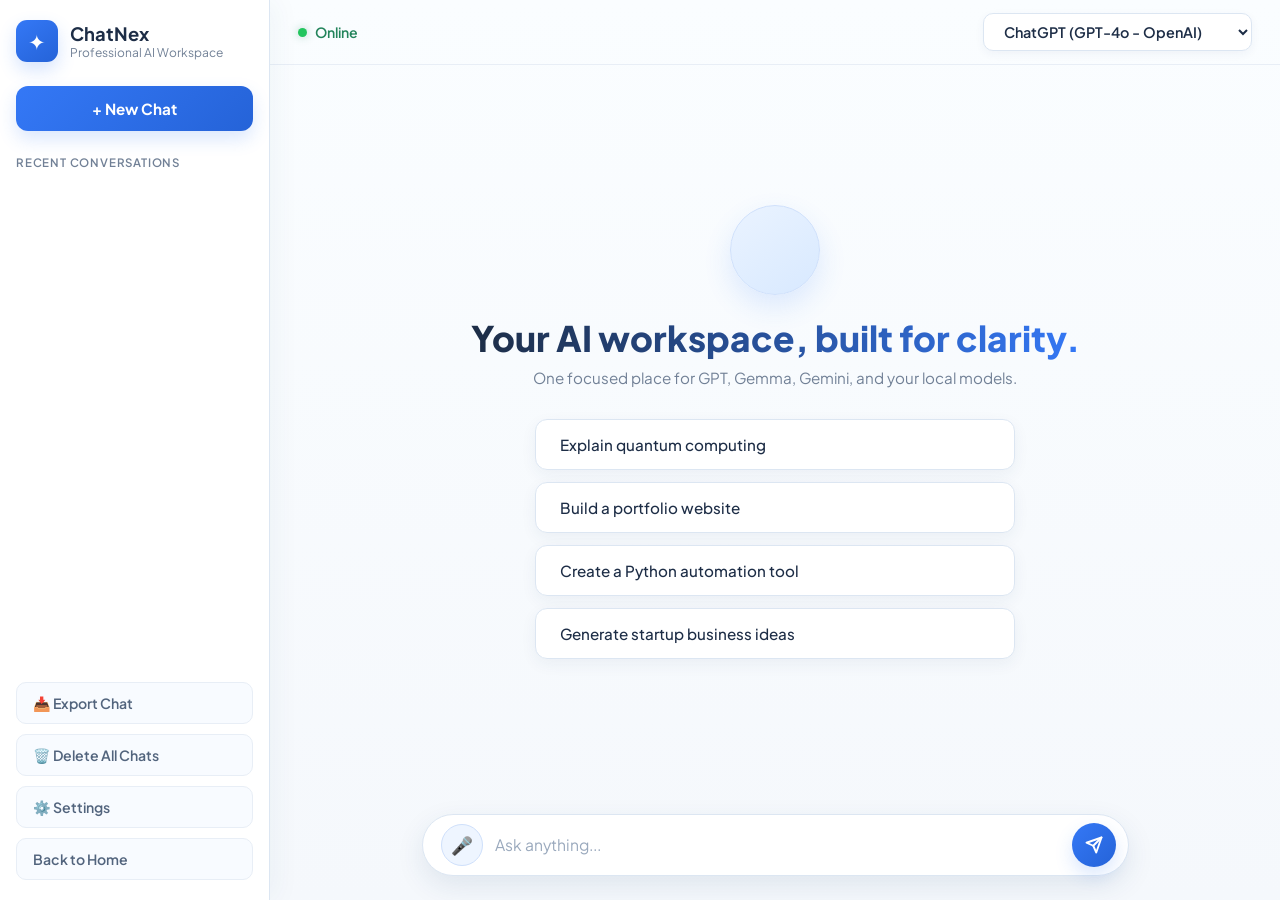
<file: web/index.html>
<!DOCTYPE html>
<html lang="en">
<head>
    <meta charset="UTF-8">
    <meta name="viewport" content="width=device-width, initial-scale=1.0">
    <title>ChatNex | Multi-model workspace</title>
    <link rel="preconnect" href="https://fonts.googleapis.com">
    <link rel="preconnect" href="https://fonts.gstatic.com" crossorigin>
    <link href="https://fonts.googleapis.com/css2?family=Plus+Jakarta+Sans:wght@300;400;500;600;700;800&family=Fira+Code:wght@400;500&display=swap" rel="stylesheet">
    <link rel="stylesheet" href="/static/css/style.css">
</head>
<body data-shared-preview="false" data-shared-authenticated="false">

    <!-- Particle Constellation Background Canvas -->
    <canvas id="particlesCanvas"></canvas>

    <div class="app-layout">
        <!-- Left Sidebar Navigation -->
        <aside class="sidebar">
            <div class="sidebar-header">
                <div class="brand-icon">✦</div>
                <div class="brand-info">
                    <h2>ChatNex</h2>
                    <p>Professional AI Workspace</p>
                </div>
            </div>

            <button class="new-chat-btn" id="newChatBtn">
                <span>+ New Chat</span>
            </button>

            <div class="chat-history-container">
                <div class="chat-history-title">Recent Conversations</div>
                <div id="chatHistoryList">
                    <!-- Dynamic chat history items -->
                </div>
            </div>

            <div class="sidebar-footer">
                <button class="sidebar-btn" id="exportBtn">
                    <span>📥 Export Chat</span>
                </button>
                <button class="sidebar-btn" id="clearBtn">
                    <span>🗑️ Delete All Chats</span>
                </button>
                <button class="sidebar-btn" id="settingsBtn">
                    <span>⚙️ Settings</span>
                </button>
                <button class="sidebar-btn" id="backHomeBtn">
                    <span>Back to Home</span>
                </button>
            </div>
        </aside>

        <!-- Main Content Area -->
        <main class="main-content">
            <!-- Top Header Bar -->
            <header class="top-bar">
                <div class="status-badge">
                    <span class="status-dot"></span>
                    <span>Online</span>
                </div>

                <select class="model-dropdown" id="modelSelect">
                    <option value="gpt" selected>ChatGPT (GPT-4o - OpenAI)</option>
                    <option value="gemma">Gemma 3.5 Sonnet (Anthropic)</option>
                    <option value="gemini">Gemini 1.5 Pro (Google)</option>
                </select>
            </header>

            <!-- Hero Home View -->
            <div class="hero-container" id="heroView">
                <div class="robot-avatar"></div>
                <h1 class="hero-title">Your AI workspace, built for clarity.</h1>
                <p class="hero-subtitle">One focused place for GPT, Gemma, Gemini, and your local models.</p>

                <div class="suggestion-stack">
                    <div class="suggestion-card" onclick="selectPrompt('Explain quantum computing')">
                         Explain quantum computing
                    </div>
                    <div class="suggestion-card" onclick="selectPrompt('Build a portfolio website')">
                         Build a portfolio website
                    </div>
                    <div class="suggestion-card" onclick="selectPrompt('Create a Python automation tool')">
                         Create a Python automation tool
                    </div>
                    <div class="suggestion-card" onclick="selectPrompt('Generate startup business ideas')">
                         Generate startup business ideas
                    </div>
                </div>
            </div>

            <!-- Active Chat Conversation Stream -->
            <div class="messages-container" id="messagesView">
                <!-- Dynamic user & AI messages appended here -->
            </div>

            <!-- Floating Bottom Input Bar -->
            <div class="input-wrapper">
                <div class="input-pill">
                    <button class="mic-btn" id="micBtn" title="Voice Input">
                        🎤
                    </button>
                    <textarea class="prompt-textarea" id="userInput" placeholder="Ask anything..." rows="1"></textarea>
                    <button class="send-btn-circle" id="sendBtn" title="Send Message">
                        <svg width="18" height="18" viewBox="0 0 24 24" fill="none" stroke="currentColor" stroke-width="2.5" stroke-linecap="round" stroke-linejoin="round">
                            <line x1="22" y1="2" x2="11" y2="13"></line>
                            <polygon points="22 2 15 22 11 13 2 9 22 2"></polygon>
                        </svg>
                    </button>
                </div>
                <button class="continue-conversation-btn" id="continueConversationBtn" type="button">Continue conversation</button>
            </div>
        </main>
    </div>

    <!-- Settings Modal -->
    <div class="modal-overlay" id="settingsModal">
        <div class="modal-card">
            <div class="modal-header">
                <h3>⚙️ AI Agent Settings</h3>
                <button class="close-btn" id="closeModal">&times;</button>
            </div>
            <div class="modal-group">
                <label for="tempSlider">Temperature Control: <span id="tempValDisplay" style="color: var(--primary-cyan); font-weight:700;">0.7</span></label>
                <input type="range" id="tempSlider" min="0.0" max="1.0" step="0.1" value="0.7">
                <p style="font-size: 0.78rem; color: var(--text-muted); margin-top: 4px;">Lower values (0.0 - 0.3) produce precise, focused output. Higher values (0.7 - 1.0) encourage creativity.</p>
            </div>
            <div class="modal-group">
                <label for="systemPromptInput">System Instruction Prompt</label>
                <input type="text" id="systemPromptInput" value="You are a helpful AI assistant.">
            </div>

            <div style="border-top: 1px solid var(--border-subtle); margin: 16px 0; padding-top: 14px;">
                <h4 style="color: var(--primary-cyan); font-size: 0.9rem; margin-bottom: 12px;">🔐 Live API Keys (Optional)</h4>
                <div class="modal-group">
                    <label for="openaiKeyInput">OpenAI API Key (ChatGPT GPT-4o)</label>
                    <input type="password" id="openaiKeyInput" placeholder="sk-proj-..." autocomplete="off">
                </div>
                <div class="modal-group">
                    <label for="anthropicKeyInput">Anthropic API Key (Gemma )</label>
                    <input type="password" id="anthropicKeyInput" placeholder="sk-ant-..." autocomplete="off">
                </div>
                <div class="modal-group">
                    <label for="geminiKeyInput">Google Gemini API Key (Gemini 1.5 Pro)</label>
                    <input type="password" id="geminiKeyInput" placeholder="AIzaSy..." autocomplete="off">
                </div>
            </div>

            <button class="sidebar-btn" id="saveSettings" style="background: var(--user-bubble-bg); color: white; justify-content: center; margin-top: 16px;">
                Save Settings
            </button>
        </div>
    </div>

    <script src="/static/js/app.js"></script>
</body>
</html>
</file>
<file: static/css/style.css>
:root {
    --bg-dark: #050813;
    --sidebar-bg: #070d1d;
    --card-bg: rgba(13, 23, 42, 0.75);
    --card-hover: rgba(0, 194, 255, 0.12);
    --border-color: rgba(0, 194, 255, 0.2);
    --border-subtle: rgba(255, 255, 255, 0.07);
    
    --primary-cyan: #00d2ff;
    --primary-blue: #0072ff;
    --accent-glow: rgba(0, 210, 255, 0.4);
    
    --text-white: #ffffff;
    --text-heading: #e2f1ff;
    --text-muted: #7e9bbd;
    
    --user-bubble-bg: linear-gradient(135deg, #0072ff 0%, #00d2ff 100%);
    --ai-bubble-bg: rgba(15, 25, 46, 0.9);
}

* {
    box-sizing: border-box;
    margin: 0;
    padding: 0;
    font-family: 'Plus Jakarta Sans', -apple-system, BlinkMacSystemFont, "Segoe UI", Roboto, sans-serif;
}

body {
    background-color: var(--bg-dark);
    color: var(--text-white);
    height: 100vh;
    width: 100vw;
    overflow: hidden;
    display: flex;
}

/* Background Particle Canvas */
#particlesCanvas {
    position: absolute;
    top: 0;
    left: 0;
    width: 100%;
    height: 100%;
    z-index: 1;
    pointer-events: none;
}

.app-layout {
    display: flex;
    width: 100%;
    height: 100vh;
    z-index: 2;
    position: relative;
}

/* ==================== LEFT SIDEBAR ==================== */
.sidebar {
    width: 270px;
    height: 100%;
    background-color: var(--sidebar-bg);
    border-right: 1px solid var(--border-color);
    display: flex;
    flex-direction: column;
    padding: 20px 16px;
    z-index: 10;
}

.sidebar-header {
    display: flex;
    align-items: center;
    gap: 12px;
    margin-bottom: 24px;
}

.brand-icon {
    width: 44px;
    height: 44px;
    background: radial-gradient(circle, var(--primary-cyan) 0%, var(--primary-blue) 100%);
    border-radius: 50%;
    display: flex;
    align-items: center;
    justify-content: center;
    font-size: 1.3rem;
    box-shadow: 0 0 20px var(--accent-glow);
}

.brand-icon { color: #fff; }

.brand-info h2 {
    font-size: 1.15rem;
    font-weight: 700;
    color: var(--text-white);
}

.brand-info p {
    font-size: 0.75rem;
    color: var(--text-muted);
}

.new-chat-btn {
    width: 100%;
    padding: 13px;
    background: linear-gradient(90deg, var(--primary-cyan) 0%, var(--primary-blue) 100%);
    color: #ffffff;
    border: none;
    border-radius: 12px;
    font-weight: 700;
    font-size: 0.95rem;
    cursor: pointer;
    display: flex;
    align-items: center;
    justify-content: center;
    gap: 8px;
    box-shadow: 0 4px 20px rgba(0, 210, 255, 0.35);
    transition: all 0.25s ease;
    margin-bottom: 24px;
}

.new-chat-btn:hover {
    transform: translateY(-2px);
    box-shadow: 0 6px 25px rgba(0, 210, 255, 0.5);
}

.chat-history-container {
    flex: 1;
    overflow-y: auto;
    display: flex;
    flex-direction: column;
    gap: 8px;
}

.chat-history-title {
    font-size: 0.72rem;
    font-weight: 600;
    color: var(--text-muted);
    text-transform: uppercase;
    letter-spacing: 0.8px;
    margin-bottom: 6px;
}

.chat-item-wrapper {
    position: relative;
    display: flex;
    align-items: center;
    justify-content: space-between;
    padding: 8px 12px;
    border-radius: 8px;
    background: rgba(255, 255, 255, 0.03);
    border: 1px solid transparent;
    cursor: pointer;
    transition: all 0.2s;
}

.chat-item-wrapper:hover, .chat-item-wrapper.active {
    background: var(--card-hover);
    border-color: var(--border-color);
}

.chat-item-title {
    flex: 1;
    font-size: 0.88rem;
    color: var(--text-heading);
    white-space: nowrap;
    overflow: hidden;
    text-overflow: ellipsis;
}

.chat-item-wrapper.active .chat-item-title {
    color: var(--primary-cyan);
    font-weight: 600;
}

.chat-item-dots {
    width: 24px;
    height: 24px;
    display: flex;
    align-items: center;
    justify-content: center;
    border-radius: 4px;
    color: var(--text-muted);
    font-size: 1.1rem;
    font-weight: bold;
    cursor: pointer;
    opacity: 0.5;
    transition: all 0.2s;
}

.chat-item-wrapper:hover .chat-item-dots, .chat-item-dots:hover {
    opacity: 1;
    color: var(--primary-cyan);
    background: rgba(0, 194, 255, 0.15);
}

.chat-dropdown-menu {
    position: absolute;
    right: 10px;
    top: 36px;
    background: #091224;
    border: 1px solid var(--border-color);
    border-radius: 10px;
    padding: 6px;
    display: none;
    flex-direction: column;
    gap: 4px;
    z-index: 50;
    box-shadow: 0 10px 25px rgba(0, 0, 0, 0.7);
    min-width: 140px;
}

.chat-dropdown-menu.show {
    display: flex;
    animation: fadeIn 0.15s ease;
}

.dropdown-option {
    padding: 8px 12px;
    border-radius: 6px;
    font-size: 0.8rem;
    font-weight: 600;
    color: var(--text-heading);
    cursor: pointer;
    display: flex;
    align-items: center;
    gap: 8px;
    transition: background 0.2s;
}

.dropdown-option:hover {
    background: rgba(0, 194, 255, 0.15);
    color: var(--primary-cyan);
}

.dropdown-option.delete-opt:hover {
    background: rgba(239, 68, 68, 0.2);
    color: #ef4444;
}

/* Toast Notification */
.toast-msg {
    position: fixed;
    bottom: 30px;
    right: 30px;
    background: linear-gradient(135deg, #00d2ff 0%, #0072ff 100%);
    color: white;
    padding: 12px 20px;
    border-radius: 12px;
    font-weight: 600;
    font-size: 0.9rem;
    box-shadow: 0 10px 30px rgba(0, 0, 0, 0.5);
    z-index: 1000;
    animation: slideInUp 0.3s ease;
}

@keyframes slideInUp {
    from { opacity: 0; transform: translateY(20px); }
    to { opacity: 1; transform: translateY(0); }
}

.sidebar-footer {
    display: flex;
    flex-direction: column;
    gap: 10px;
    margin-top: 16px;
}

.sidebar-btn {
    width: 100%;
    padding: 11px 16px;
    background: rgba(255, 255, 255, 0.04);
    border: 1px solid var(--border-subtle);
    border-radius: 10px;
    color: var(--text-heading);
    font-size: 0.88rem;
    font-weight: 600;
    cursor: pointer;
    display: flex;
    align-items: center;
    gap: 10px;
    transition: all 0.2s;
}

.sidebar-btn:hover {
    background: rgba(0, 194, 255, 0.1);
    border-color: var(--border-color);
    color: var(--primary-cyan);
}

/* ==================== MAIN CONTENT AREA ==================== */
.main-content {
    flex: 1;
    height: 100%;
    display: flex;
    flex-direction: column;
    position: relative;
    background: radial-gradient(circle at 50% 30%, rgba(0, 114, 255, 0.08) 0%, transparent 70%);
}

/* Top Header Bar */
.top-bar {
    height: 65px;
    padding: 0 28px;
    display: flex;
    align-items: center;
    justify-content: space-between;
    border-bottom: 1px solid rgba(255, 255, 255, 0.05);
}

.status-badge {
    display: flex;
    align-items: center;
    gap: 8px;
    font-size: 0.88rem;
    font-weight: 600;
    color: #4ade80;
}

.status-dot {
    width: 9px;
    height: 9px;
    background-color: #22c55e;
    border-radius: 50%;
    box-shadow: 0 0 10px #22c55e;
}

.model-dropdown {
    background: rgba(13, 23, 42, 0.85);
    color: var(--text-white);
    border: 1px solid var(--border-color);
    padding: 8px 16px;
    border-radius: 10px;
    font-size: 0.9rem;
    font-weight: 600;
    outline: none;
    cursor: pointer;
    backdrop-filter: blur(10px);
}

.model-dropdown option {
    background: #091122;
    color: var(--text-white);
}

/* Hero Center Screen (Home State) */
.hero-container {
    flex: 1;
    display: flex;
    flex-direction: column;
    align-items: center;
    justify-content: center;
    padding: 20px;
    text-align: center;
    overflow-y: auto;
}

.robot-avatar {
    width: 90px;
    height: 90px;
    background: radial-gradient(circle, #00d2ff 0%, #0072ff 100%);
    border-radius: 50%;
    display: flex;
    align-items: center;
    justify-content: center;
    font-size: 3rem;
    margin-bottom: 20px;
    box-shadow: 0 0 45px rgba(0, 210, 255, 0.6);
    border: 2px solid rgba(255, 255, 255, 0.3);
}

.hero-title {
    font-size: 2.2rem;
    font-weight: 800;
    background: linear-gradient(90deg, #00d2ff 0%, #ffffff 50%, #0072ff 100%);
    -webkit-background-clip: text;
    -webkit-text-fill-color: transparent;
    margin-bottom: 8px;
}

.hero-subtitle {
    font-size: 0.95rem;
    color: var(--text-muted);
    margin-bottom: 32px;
}

.suggestion-stack {
    display: flex;
    flex-direction: column;
    gap: 12px;
    width: 100%;
    max-width: 480px;
}

.suggestion-card {
    background: var(--card-bg);
    border: 1px solid var(--border-color);
    padding: 15px 24px;
    border-radius: 16px;
    font-size: 0.95rem;
    font-weight: 500;
    color: var(--text-heading);
    cursor: pointer;
    backdrop-filter: blur(12px);
    transition: all 0.25s ease;
    text-align: center;
    box-shadow: 0 4px 15px rgba(0, 0, 0, 0.3);
}

.suggestion-card:hover {
    background: var(--card-hover);
    border-color: var(--primary-cyan);
    transform: translateY(-2px);
    color: var(--primary-cyan);
    box-shadow: 0 6px 20px rgba(0, 210, 255, 0.25);
}

/* Chat Messages View (Active Stream State) */
.messages-container {
    flex: 1;
    padding: 24px 15%;
    overflow-y: auto;
    display: flex;
    flex-direction: column;
    gap: 20px;
    display: none; /* Toggle via JS */
}

.msg-row {
    display: flex;
    flex-direction: column;
    max-width: 85%;
    animation: fadeIn 0.3s ease;
}

@keyframes fadeIn {
    from { opacity: 0; transform: translateY(10px); }
    to { opacity: 1; transform: translateY(0); }
}

.msg-row.user-msg {
    align-self: flex-end;
    align-items: flex-end;
}

.msg-row.ai-msg {
    align-self: flex-start;
    align-items: flex-start;
}

.msg-header {
    font-size: 0.75rem;
    font-weight: 600;
    color: var(--text-muted);
    margin-bottom: 6px;
    display: flex;
    align-items: center;
    gap: 6px;
}

.msg-bubble {
    padding: 16px 20px;
    border-radius: 18px;
    font-size: 0.95rem;
    line-height: 1.6;
    word-break: break-word;
}

.user-msg .msg-bubble {
    background: var(--user-bubble-bg);
    color: #ffffff;
    border-bottom-right-radius: 4px;
    box-shadow: 0 4px 15px rgba(0, 114, 255, 0.3);
}

.ai-msg .msg-bubble {
    background: var(--ai-bubble-bg);
    color: var(--text-heading);
    border: 1px solid var(--border-color);
    border-bottom-left-radius: 4px;
    backdrop-filter: blur(10px);
}

.msg-bubble pre {
    background: #040812;
    padding: 14px;
    border-radius: 10px;
    margin: 12px 0;
    overflow-x: auto;
    border: 1px solid var(--border-subtle);
    font-family: 'Fira Code', monospace;
    font-size: 0.88rem;
}

/* ==================== FLOATING BOTTOM INPUT BAR ==================== */
.input-wrapper {
    padding: 16px 15% 24px 15%;
    display: flex;
    justify-content: center;
}

.input-pill {
    width: 100%;
    background: rgba(11, 20, 38, 0.85);
    border: 1px solid var(--border-color);
    border-radius: 35px;
    padding: 8px 12px 8px 18px;
    display: flex;
    align-items: center;
    gap: 12px;
    backdrop-filter: blur(15px);
    box-shadow: 0 10px 30px rgba(0, 0, 0, 0.5), 0 0 15px rgba(0, 194, 255, 0.1);
    transition: border-color 0.2s, box-shadow 0.2s;
}

.input-pill:focus-within {
    border-color: var(--primary-cyan);
    box-shadow: 0 0 25px rgba(0, 210, 255, 0.3);
}

.mic-btn {
    width: 42px;
    height: 42px;
    border-radius: 50%;
    background: rgba(0, 210, 255, 0.1);
    border: 1px solid var(--border-color);
    color: var(--primary-cyan);
    display: flex;
    align-items: center;
    justify-content: center;
    font-size: 1.1rem;
    cursor: pointer;
    transition: all 0.2s;
}

.mic-btn:hover {
    background: var(--primary-cyan);
    color: #000;
}

.mic-btn.recording {
    background: #ef4444;
    color: white;
    animation: pulse 1s infinite;
}

@keyframes pulse {
    0% { box-shadow: 0 0 0 0 rgba(239, 68, 68, 0.7); }
    70% { box-shadow: 0 0 0 10px rgba(239, 68, 68, 0); }
    100% { box-shadow: 0 0 0 0 rgba(239, 68, 68, 0); }
}

.prompt-textarea {
    flex: 1;
    background: transparent;
    border: none;
    color: var(--text-white);
    font-size: 0.98rem;
    outline: none;
    resize: none;
    height: 24px;
    max-height: 120px;
    line-height: 24px;
}

.send-btn-circle {
    width: 44px;
    height: 44px;
    border-radius: 50%;
    background: linear-gradient(135deg, var(--primary-cyan) 0%, var(--primary-blue) 100%);
    border: none;
    color: white;
    display: flex;
    align-items: center;
    justify-content: center;
    cursor: pointer;
    box-shadow: 0 0 15px var(--accent-glow);
    transition: transform 0.2s;
}

.send-btn-circle:hover:not(:disabled) {
    transform: scale(1.08);
}

.send-btn-circle:disabled {
    opacity: 0.4;
    cursor: not-allowed;
}

/* ==================== SETTINGS MODAL ==================== */
.modal-overlay {
    position: fixed;
    top: 0;
    left: 0;
    width: 100vw;
    height: 100vh;
    background: rgba(0, 0, 0, 0.75);
    backdrop-filter: blur(8px);
    z-index: 100;
    display: flex;
    align-items: center;
    justify-content: center;
    opacity: 0;
    pointer-events: none;
    transition: opacity 0.25s ease;
}

.modal-overlay.open {
    opacity: 1;
    pointer-events: auto;
}

.modal-card {
    width: 100%;
    max-width: 500px;
    background: #0a1224;
    border: 1px solid var(--border-color);
    border-radius: 20px;
    padding: 24px;
    box-shadow: 0 20px 50px rgba(0, 0, 0, 0.8), 0 0 30px rgba(0, 210, 255, 0.2);
}

.modal-header {
    display: flex;
    justify-content: space-between;
    align-items: center;
    margin-bottom: 20px;
    border-bottom: 1px solid var(--border-subtle);
    padding-bottom: 12px;
}

.modal-header h3 {
    font-size: 1.2rem;
    color: var(--text-white);
}

.close-btn {
    background: none;
    border: none;
    color: var(--text-muted);
    font-size: 1.5rem;
    cursor: pointer;
}

.modal-group {
    margin-bottom: 18px;
}

.modal-group label {
    display: block;
    font-size: 0.85rem;
    font-weight: 600;
    color: var(--text-muted);
    margin-bottom: 8px;
}

.modal-group input[type="range"] {
    width: 100%;
    height: 6px;
    background: #1e293b;
    border-radius: 3px;
    outline: none;
}

.modal-group input[type="text"] {
    width: 100%;
    padding: 10px 14px;
    background: #0f172a;
    border: 1px solid var(--border-color);
    border-radius: 8px;
    color: white;
    outline: none;
}

/* Final workspace polish */
body {
    background:
        linear-gradient(135deg, rgba(15, 23, 42, 0.92), rgba(5, 8, 19, 0.98)),
        radial-gradient(circle at 76% 12%, rgba(20, 184, 166, 0.14), transparent 30%),
        var(--bg-dark);
}

body::before {
    content: '';
    position: fixed;
    inset: 0;
    pointer-events: none;
    opacity: 0.22;
    background-image: linear-gradient(rgba(148, 163, 184, 0.08) 1px, transparent 1px),
        linear-gradient(90deg, rgba(148, 163, 184, 0.08) 1px, transparent 1px);
    background-size: 42px 42px;
    mask-image: linear-gradient(to bottom, black, transparent 78%);
    z-index: 0;
}

.sidebar {
    background: rgba(7, 13, 29, 0.86);
    backdrop-filter: blur(18px);
}

.main-content {
    background: radial-gradient(circle at 50% 14%, rgba(20, 184, 166, 0.1), transparent 40%);
}

.brand-icon {
    background: linear-gradient(145deg, #14b8a6, #0f766e);
    border-radius: 14px;
    box-shadow: 0 0 24px rgba(20, 184, 166, 0.32);
}

.new-chat-btn,
.send-btn-circle {
    background: linear-gradient(135deg, #14b8a6, #0f766e);
}

.hero-container {
    animation: heroEnter 0.55s ease both;
}

@keyframes heroEnter {
    from { opacity: 0; transform: translateY(12px); }
    to { opacity: 1; transform: translateY(0); }
}

.robot-avatar {
    background: linear-gradient(145deg, #14b8a6, #115e59);
    box-shadow: 0 0 42px rgba(20, 184, 166, 0.35);
}

.hero-title {
    background: linear-gradient(90deg, #5eead4, #ffffff 52%, #99f6e4);
}

.suggestion-card {
    display: flex;
    align-items: center;
    gap: 14px;
    text-align: left;
    border-radius: 12px;
}

.suggestion-icon {
    color: #5eead4;
    font-family: 'Fira Code', monospace;
    font-size: 0.75rem;
    letter-spacing: 0.08em;
}

.settings-note {
    color: var(--text-muted);
    font-size: 0.8rem;
    line-height: 1.5;
    padding: 12px;
    border: 1px solid var(--border-subtle);
    border-radius: 8px;
    background: rgba(255, 255, 255, 0.03);
}

.fallback-notice {
    color: #fcd34d;
    font-size: 0.75rem;
    border-bottom: 1px solid rgba(252, 211, 77, 0.2);
    padding-bottom: 8px;
    margin-bottom: 10px;
}

@media (max-width: 760px) {
    .sidebar { width: 74px; padding: 16px 10px; }
    .brand-info, .chat-history-container, .sidebar-footer .sidebar-btn span, .new-chat-btn span { display: none; }
    .sidebar-header, .new-chat-btn, .sidebar-btn { justify-content: center; }
    .new-chat-btn { font-size: 0; }
    .new-chat-btn::before { content: '+'; font-size: 1.25rem; }
    .top-bar { padding: 0 14px; }
    .status-badge { font-size: 0.75rem; }
    .model-dropdown { max-width: 180px; padding: 8px 10px; font-size: 0.78rem; }
    .messages-container, .input-wrapper { padding-left: 14px; padding-right: 14px; }
    .msg-row { max-width: 94%; }
    .hero-title { font-size: 1.8rem; }
    .hero-subtitle { max-width: 320px; }
    .modal-card { width: calc(100% - 28px); }
}

/* White SaaS workspace theme */
:root {
    --bg-dark: #f5f8fc;
    --sidebar-bg: #ffffff;
    --card-bg: #ffffff;
    --card-hover: #f1f6ff;
    --border-color: #dce6f2;
    --border-subtle: #e8eef6;
    --primary-cyan: #3478f6;
    --primary-blue: #2563d8;
    --accent-glow: rgba(52, 120, 246, 0.18);
    --text-white: #152238;
    --text-heading: #1d2d46;
    --text-muted: #718096;
    --user-bubble-bg: linear-gradient(135deg, #3478f6, #2563d8);
    --ai-bubble-bg: #ffffff;
}

body {
    background: #f5f8fc;
    color: var(--text-white);
}

#particlesCanvas,
body::before { display: none; }

.sidebar {
    background: #ffffff;
    border-right: 1px solid var(--border-color);
    box-shadow: 8px 0 24px rgba(30, 64, 110, 0.04);
}

.brand-icon {
    width: 42px;
    height: 42px;
    border-radius: 11px;
    background: linear-gradient(145deg, #3478f6, #2563d8);
    box-shadow: 0 8px 18px rgba(52, 120, 246, 0.2);
}

.brand-info h2,
.chat-item-title { color: var(--text-heading); }

.new-chat-btn,
.send-btn-circle {
    background: linear-gradient(135deg, #3478f6, #2563d8);
    box-shadow: 0 8px 18px rgba(52, 120, 246, 0.18);
}

.new-chat-btn:hover { box-shadow: 0 10px 22px rgba(52, 120, 246, 0.25); }

.chat-item-wrapper { background: #f8fbff; }
.chat-item-wrapper:hover,
.chat-item-wrapper.active { background: #eef5ff; border-color: #cfe0fb; }
.chat-item-wrapper.active .chat-item-title { color: var(--primary-blue); }

.sidebar-btn {
    color: #52647d;
    background: #f8fbff;
    border-color: var(--border-subtle);
}

.sidebar-btn:hover {
    color: var(--primary-blue);
    background: #eef5ff;
    border-color: #cfe0fb;
}

.main-content {
    background: linear-gradient(180deg, #fafdff 0%, #f5f8fc 100%);
}

.top-bar { border-bottom-color: var(--border-subtle); }
.status-badge { color: #23845b; }
.status-dot { box-shadow: 0 0 8px rgba(35, 132, 91, 0.35); }

.model-dropdown {
    background: #ffffff;
    color: var(--text-heading);
    border-color: var(--border-color);
    box-shadow: 0 3px 10px rgba(30, 64, 110, 0.05);
}

.model-dropdown option { background: #ffffff; color: var(--text-heading); }

.robot-avatar {
    background: linear-gradient(145deg, #eaf3ff, #d8e9ff);
    border: 1px solid #cfe0fb;
    box-shadow: 0 12px 28px rgba(52, 120, 246, 0.14);
}

.hero-title {
    background: linear-gradient(90deg, #1d2d46, #3478f6);
    -webkit-background-clip: text;
    background-clip: text;
}

.suggestion-card {
    background: #ffffff;
    border-color: var(--border-color);
    color: var(--text-heading);
    box-shadow: 0 5px 16px rgba(30, 64, 110, 0.06);
}

.suggestion-card:hover {
    background: #f8fbff;
    border-color: #9fc1f5;
    color: var(--primary-blue);
    box-shadow: 0 8px 20px rgba(52, 120, 246, 0.12);
}

.suggestion-icon { color: var(--primary-blue); }

.msg-bubble { box-shadow: 0 4px 14px rgba(30, 64, 110, 0.06); }
.ai-msg .msg-bubble { border-color: var(--border-color); }
.msg-bubble pre { background: #f1f5f9; border-color: var(--border-color); color: #26364f; }

.input-pill {
    background: #ffffff;
    border-color: var(--border-color);
    box-shadow: 0 10px 28px rgba(30, 64, 110, 0.1);
}

.input-pill:focus-within {
    border-color: #8eb5f3;
    box-shadow: 0 10px 28px rgba(52, 120, 246, 0.12);
}

.mic-btn { background: #eef5ff; border-color: #cfe0fb; color: var(--primary-blue); }
.mic-btn:hover { background: var(--primary-blue); color: #fff; }
.prompt-textarea { color: var(--text-heading); }
.prompt-textarea::placeholder { color: #9aa9bd; }

.modal-overlay { background: rgba(21, 34, 56, 0.32); }
.modal-card {
    background: #ffffff;
    border-color: var(--border-color);
    box-shadow: 0 20px 50px rgba(30, 64, 110, 0.18);
}
.modal-header { border-bottom-color: var(--border-subtle); }
.modal-header h3 { color: var(--text-heading); }
.modal-group input[type="range"] { background: #dbe7f5; }
.modal-group input[type="text"] { background: #fff; color: var(--text-heading); border-color: var(--border-color); }
.settings-note { background: #f8fbff; border-color: var(--border-subtle); }
.fallback-notice { color: #a36b00; border-bottom-color: #f1d798; }

@media (max-width: 760px) {
    .sidebar { box-shadow: 4px 0 16px rgba(30, 64, 110, 0.06); }
    .main-content { min-width: 0; }
}

.sidebar-footer { position: relative; }
.export-menu { position: absolute; left: 0; bottom: calc(100% + 10px); z-index: 30; width: 190px; padding: 6px; background: #fff; border: 1px solid var(--border-color); border-radius: 10px; box-shadow: 0 12px 26px rgba(30, 64, 110, 0.14); }
.export-menu button { display: block; width: 100%; padding: 10px 11px; border: 0; border-radius: 6px; background: transparent; color: var(--text-heading); font: 600 12px 'Plus Jakarta Sans', sans-serif; text-align: left; cursor: pointer; }
.export-menu button:hover { background: #eef5ff; color: var(--primary-blue); }
.continue-conversation-btn { display: none; align-items: center; justify-content: center; align-self: center; margin-top: 10px; padding: 12px 18px; border: 0; border-radius: 8px; background: var(--primary-blue); color: #fff; font: 700 12px 'Plus Jakarta Sans', sans-serif; cursor: pointer; box-shadow: 0 8px 18px rgba(52, 120, 246, 0.18); }
.continue-conversation-btn:hover { background: #1d5ddd; }
</file>
